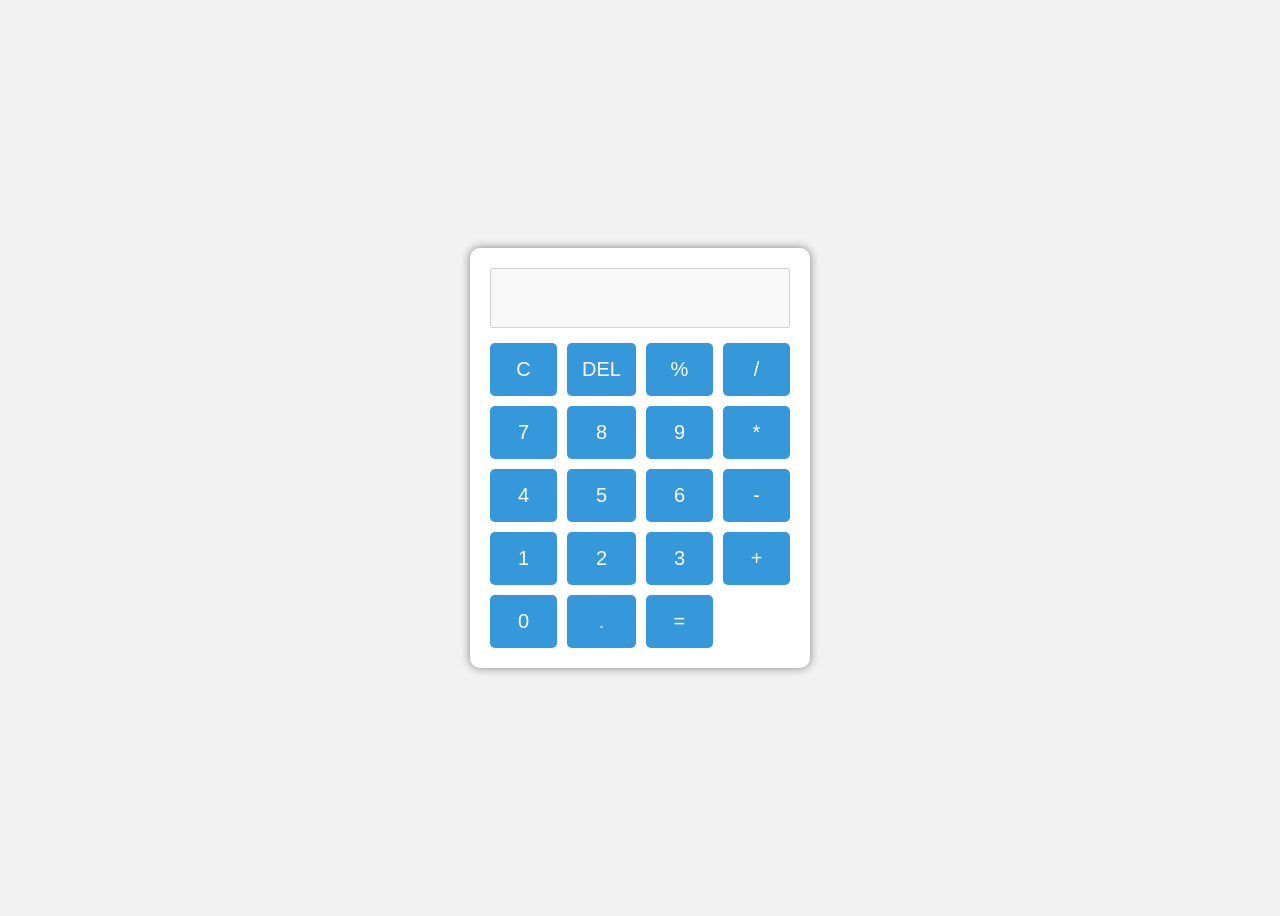
<file: Calculator/index.html>
<!DOCTYPE html>
<html lang="en">
<head>
    <meta charset="UTF-8">
    <meta name="viewport" content="width=device-width, initial-scale=1.0">
    <title>Simple Calculator</title>

    <link rel="stylesheet" href="style.css">
</head>
<body>

    <div class="calculator">

        <input type="text" id="display" disabled>

        <div class="buttons">

            <button onclick="clearDisplay()">C</button>
            <button onclick="deleteLast()">DEL</button>
            <button onclick="appendValue('%')">%</button>
            <button onclick="appendValue('/')">/</button>

            <button onclick="appendValue('7')">7</button>
            <button onclick="appendValue('8')">8</button>
            <button onclick="appendValue('9')">9</button>
            <button onclick="appendValue('*')">*</button>

            <button onclick="appendValue('4')">4</button>
            <button onclick="appendValue('5')">5</button>
            <button onclick="appendValue('6')">6</button>
            <button onclick="appendValue('-')">-</button>

            <button onclick="appendValue('1')">1</button>
            <button onclick="appendValue('2')">2</button>
            <button onclick="appendValue('3')">3</button>
            <button onclick="appendValue('+')">+</button>

            <button onclick="appendValue('0')">0</button>
            <button onclick="appendValue('.')">.</button>
            <button onclick="calculate()">=</button>

        </div>

    </div>

    <script src="script.js"></script>

</body>
</html>
</file>
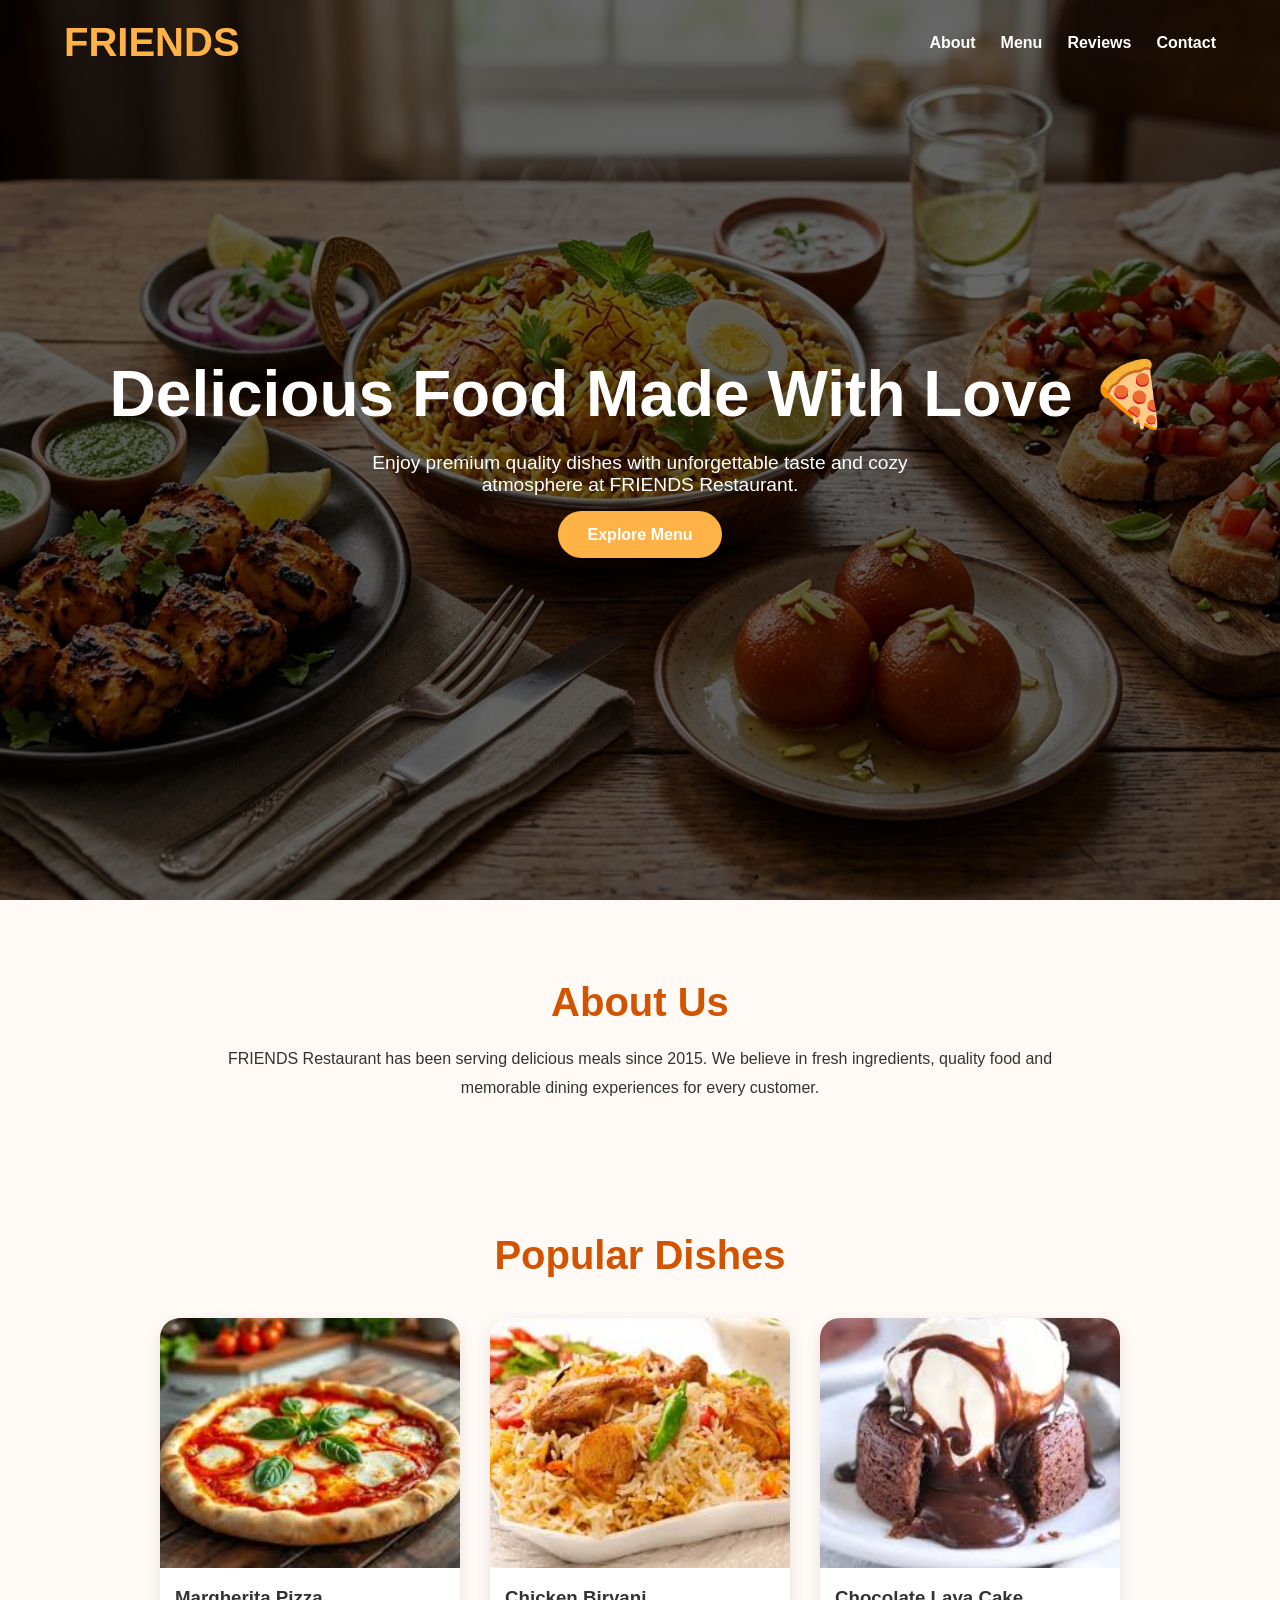
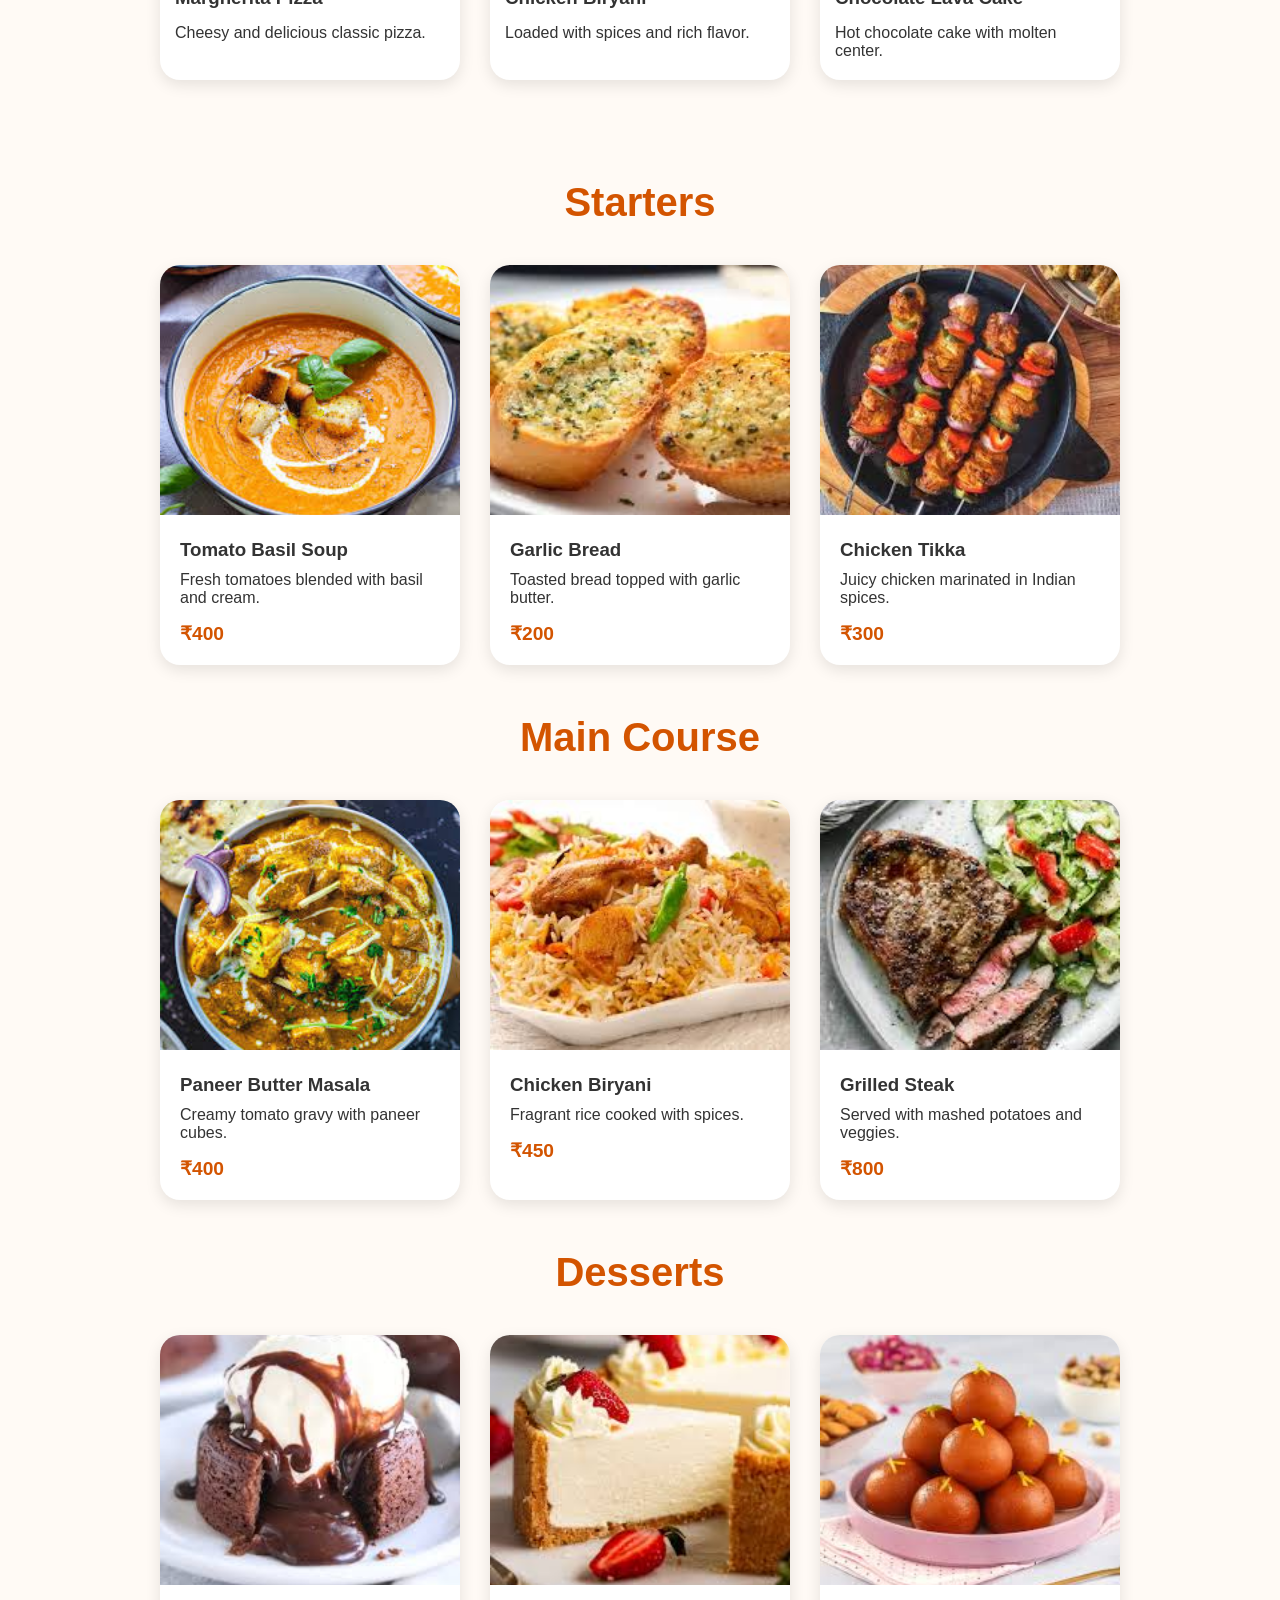
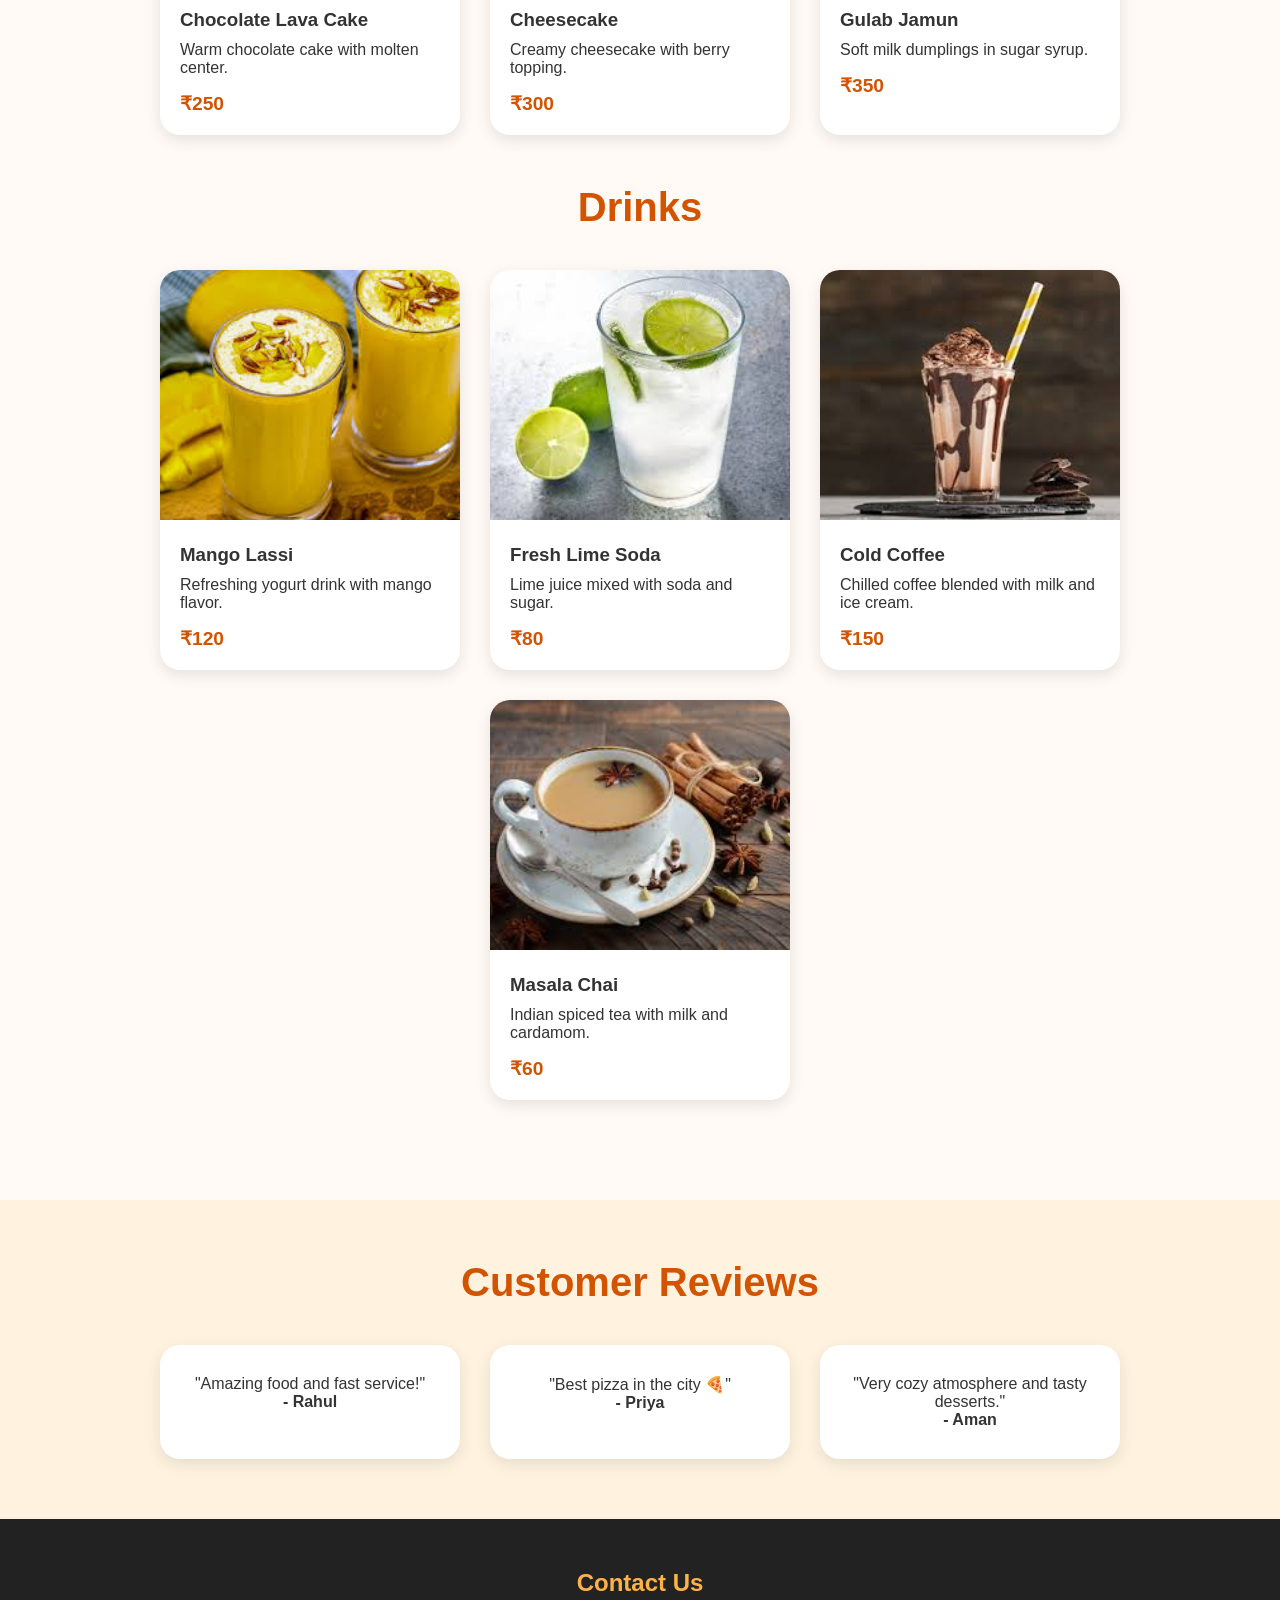
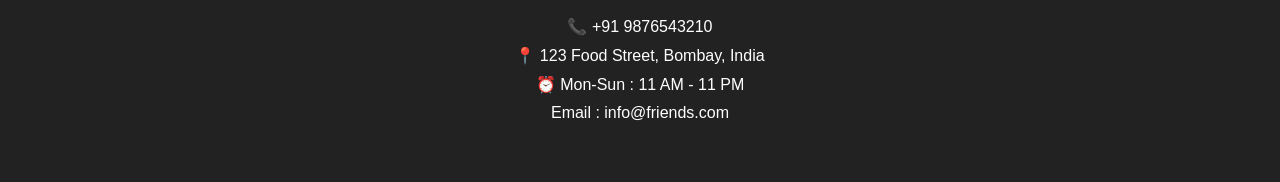
<file: LandingPage/index.html>
<!DOCTYPE html>
<html lang="en">
<head>
    <meta charset="UTF-8">
    <meta name="viewport" content="width=device-width, initial-scale=1.0">

    <title>FRIENDS Restaurant</title>
    <link rel="stylesheet" href="style.css"
</head>

<body>

    <!-- HERO SECTION -->

    <header class="hero">

        <!-- NAVBAR -->

        <nav class="navbar">

            <h1 class="logo">FRIENDS</h1>

            <ul class="nav-links">
                <li><a href="#about">About</a></li>
                <li><a href="#menu">Menu</a></li>
                <li><a href="#reviews">Reviews</a></li>
                <li><a href="#contact">Contact</a></li>
            </ul>

        </nav>

        <!-- HERO CONTENT -->

        <div class="hero-content">

            <h2>Delicious Food Made With Love 🍕</h2>

            <p>
                Enjoy premium quality dishes with unforgettable taste
                and cozy atmosphere at FRIENDS Restaurant.
            </p>

            <a href="#menu" class="btn">
                Explore Menu
            </a>

        </div>

    </header>

    <!-- ABOUT -->

    <section id="about" class="about">

        <h2>About Us</h2>

        <p>
            FRIENDS Restaurant has been serving delicious meals since 2015.
            We believe in fresh ingredients, quality food and memorable dining
            experiences for every customer.
        </p>

    </section>

    <!-- FEATURED SECTION -->

    <section class="featured">

        <h2>Popular Dishes</h2>

        <div class="featured-container">

            <div class="featured-card">
                <img src="images/M pizza.jpeg" alt="">
                <h3>Margherita Pizza</h3>
                <p>Cheesy and delicious classic pizza.</p>
            </div>

            <div class="featured-card">
                <img src="images/ch biryani.jpeg" alt="">
                <h3>Chicken Biryani</h3>
                <p>Loaded with spices and rich flavor.</p>
            </div>

            <div class="featured-card">
                <img src="images/C lava cake.jpeg" alt="">
                <h3>Chocolate Lava Cake</h3>
                <p>Hot chocolate cake with molten center.</p>
            </div>

        </div>

    </section>

    <!-- MENU -->

    <main id="menu">

        <!-- STARTERS -->

        <section>

            <h2>Starters</h2>

            <div class="menu-container">

                <div class="menu-card">

                    <img src="images/tomato basil soup.jpeg" alt="">

                    <div class="menu-content">
                        <h3>Tomato Basil Soup</h3>
                        <p>Fresh tomatoes blended with basil and cream.</p>
                        <span>₹400</span>
                    </div>

                </div>

                <div class="menu-card">

                    <img src="images/garlic bread.jpeg" alt="">

                    <div class="menu-content">
                        <h3>Garlic Bread</h3>
                        <p>Toasted bread topped with garlic butter.</p>
                        <span>₹200</span>
                    </div>

                </div>

                <div class="menu-card">

                    <img src="images/chicken tikka.jpeg" alt="">

                    <div class="menu-content">
                        <h3>Chicken Tikka</h3>
                        <p>Juicy chicken marinated in Indian spices.</p>
                        <span>₹300</span>
                    </div>

                </div>

            </div>

        </section>

        <!-- MAIN COURSE -->

        <section>

            <h2>Main Course</h2>

            <div class="menu-container">

                <div class="menu-card">

                    <img src="images/PTM.jpeg" alt="">

                    <div class="menu-content">
                        <h3>Paneer Butter Masala</h3>
                        <p>Creamy tomato gravy with paneer cubes.</p>
                        <span>₹400</span>
                    </div>

                </div>

                <div class="menu-card">

                    <img src="images/ch biryani.jpeg" alt="">

                    <div class="menu-content">
                        <h3>Chicken Biryani</h3>
                        <p>Fragrant rice cooked with spices.</p>
                        <span>₹450</span>
                    </div>

                </div>

                <div class="menu-card">

                    <img src="images/g steak.jpeg" alt="">

                    <div class="menu-content">
                        <h3>Grilled Steak</h3>
                        <p>Served with mashed potatoes and veggies.</p>
                        <span>₹800</span>
                    </div>

                </div>

            </div>

        </section>

        <!-- DESSERTS -->

        <section>

            <h2>Desserts</h2>

            <div class="menu-container">

                <div class="menu-card">

                    <img src="images/C lava cake.jpeg" alt="">

                    <div class="menu-content">
                        <h3>Chocolate Lava Cake</h3>
                        <p>Warm chocolate cake with molten center.</p>
                        <span>₹250</span>
                    </div>

                </div>

                <div class="menu-card">

                    <img src="images/cheese cake.jpeg" alt="">

                    <div class="menu-content">
                        <h3>Cheesecake</h3>
                        <p>Creamy cheesecake with berry topping.</p>
                        <span>₹300</span>
                    </div>

                </div>

                <div class="menu-card">

                    <img src="images/gulab jamun.jpeg" alt="">

                    <div class="menu-content">
                        <h3>Gulab Jamun</h3>
                        <p>Soft milk dumplings in sugar syrup.</p>
                        <span>₹350</span>
                    </div>

                </div>

            </div>

        </section>
        <!-- DRINKS -->

<section>

    <h2>Drinks</h2>

    <div class="menu-container">

        <div class="menu-card">

            <img src="images/m lassi.jpeg" alt="">

            <div class="menu-content">
                <h3>Mango Lassi</h3>
                <p>Refreshing yogurt drink with mango flavor.</p>
                <span>₹120</span>
            </div>

        </div>

        <div class="menu-card">

            <img src="images/Lime soda.jpeg" alt="">

            <div class="menu-content">
                <h3>Fresh Lime Soda</h3>
                <p>Lime juice mixed with soda and sugar.</p>
                <span>₹80</span>
            </div>

        </div>

        <div class="menu-card">

            <img src="images/cold coffee.jpeg" alt="">

            <div class="menu-content">
                <h3>Cold Coffee</h3>
                <p>Chilled coffee blended with milk and ice cream.</p>
                <span>₹150</span>
            </div>

        </div>

        <div class="menu-card">

            <img src="images/masala chai.jpeg" alt="">

            <div class="menu-content">
                <h3>Masala Chai</h3>
                <p>Indian spiced tea with milk and cardamom.</p>
                <span>₹60</span>
            </div>

        </div>

    </div>

</section>

    </main>

    <!-- REVIEWS -->

    <section id="reviews" class="reviews">

        <h2>Customer Reviews</h2>

        <div class="review-container">

            <div class="review-card">
                <p>"Amazing food and fast service!"</p>
                <h4>- Rahul</h4>
            </div>

            <div class="review-card">
                <p>"Best pizza in the city 🍕"</p>
                <h4>- Priya</h4>
            </div>

            <div class="review-card">
                <p>"Very cozy atmosphere and tasty desserts."</p>
                <h4>- Aman</h4>
            </div>

        </div>

    </section>

    <!-- FOOTER -->

    <footer id="contact">

        <h2>Contact Us</h2>

        <p>📞 +91 9876543210</p>

        <p>📍 123 Food Street, Bombay, India</p>

        <p>⏰ Mon-Sun : 11 AM - 11 PM</p>

        <p>Email : info@friends.com</p>

    </footer>

</body>
</html>
</file>
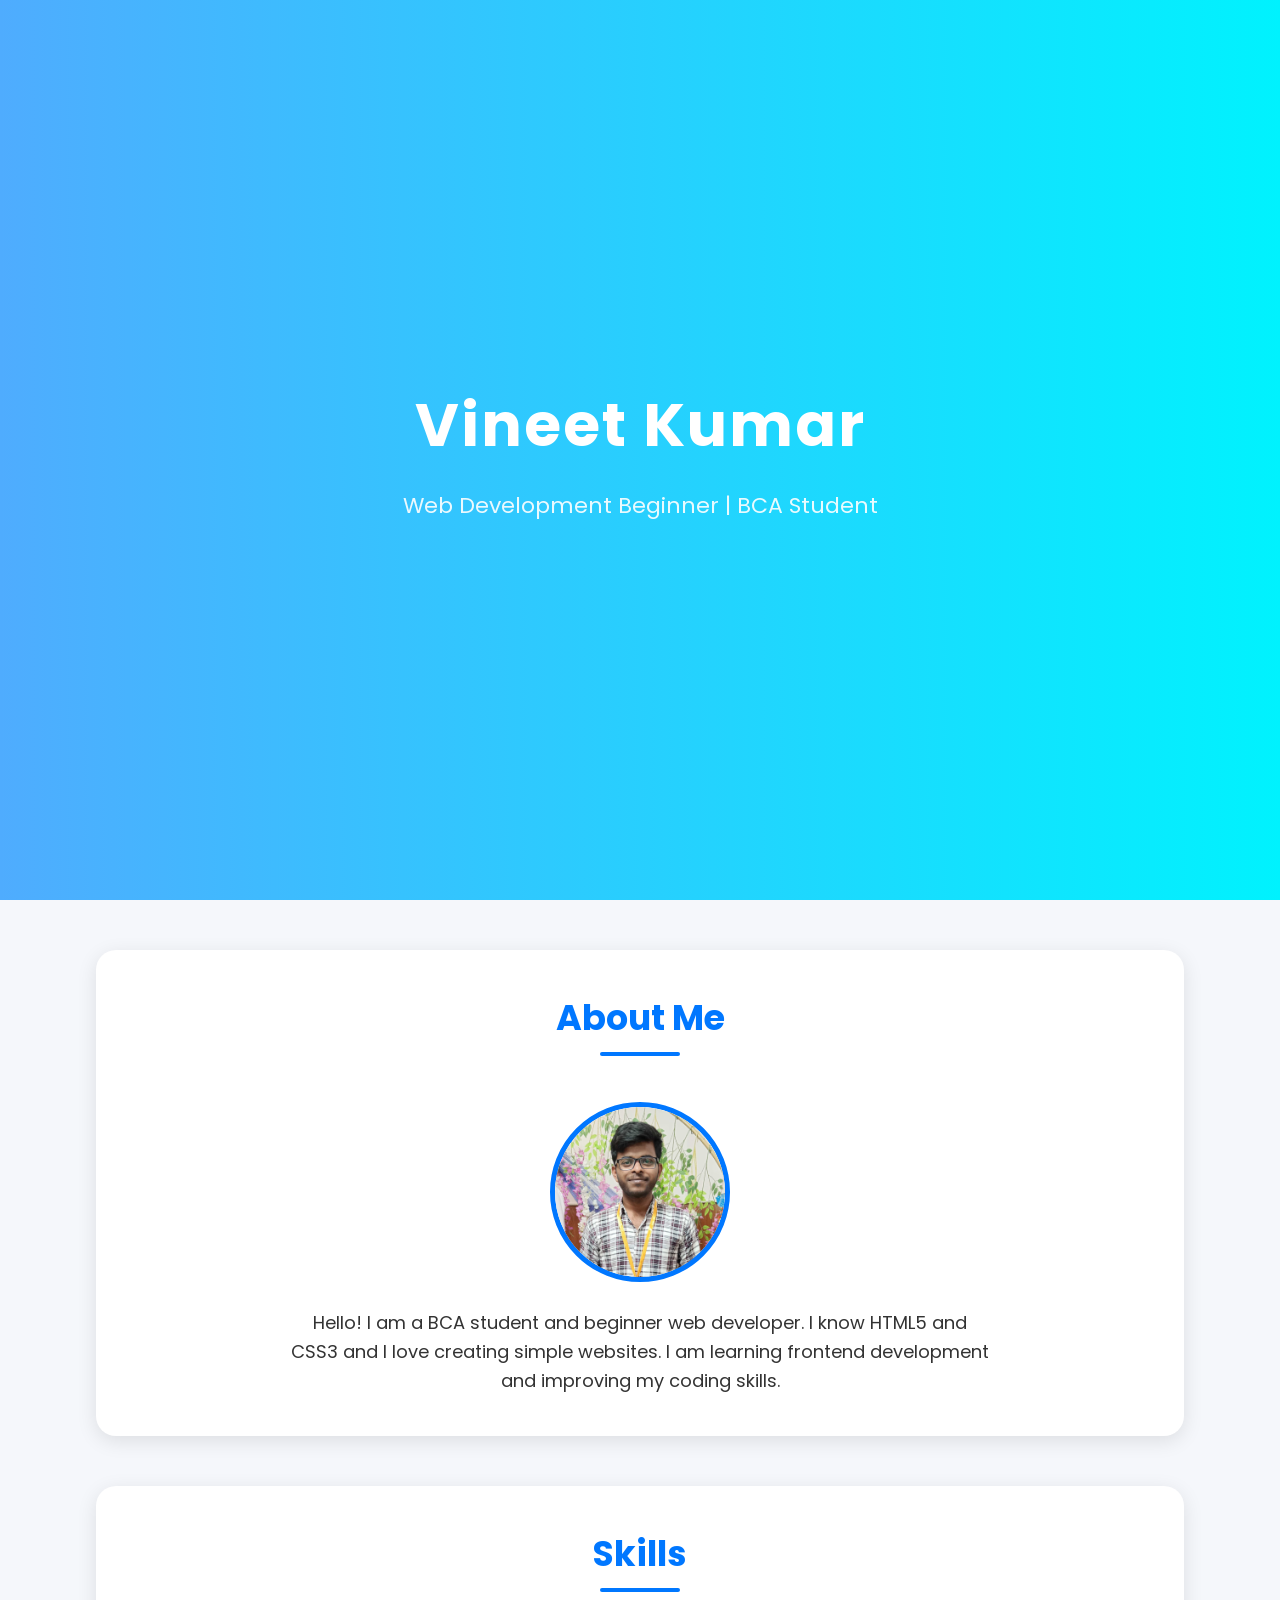
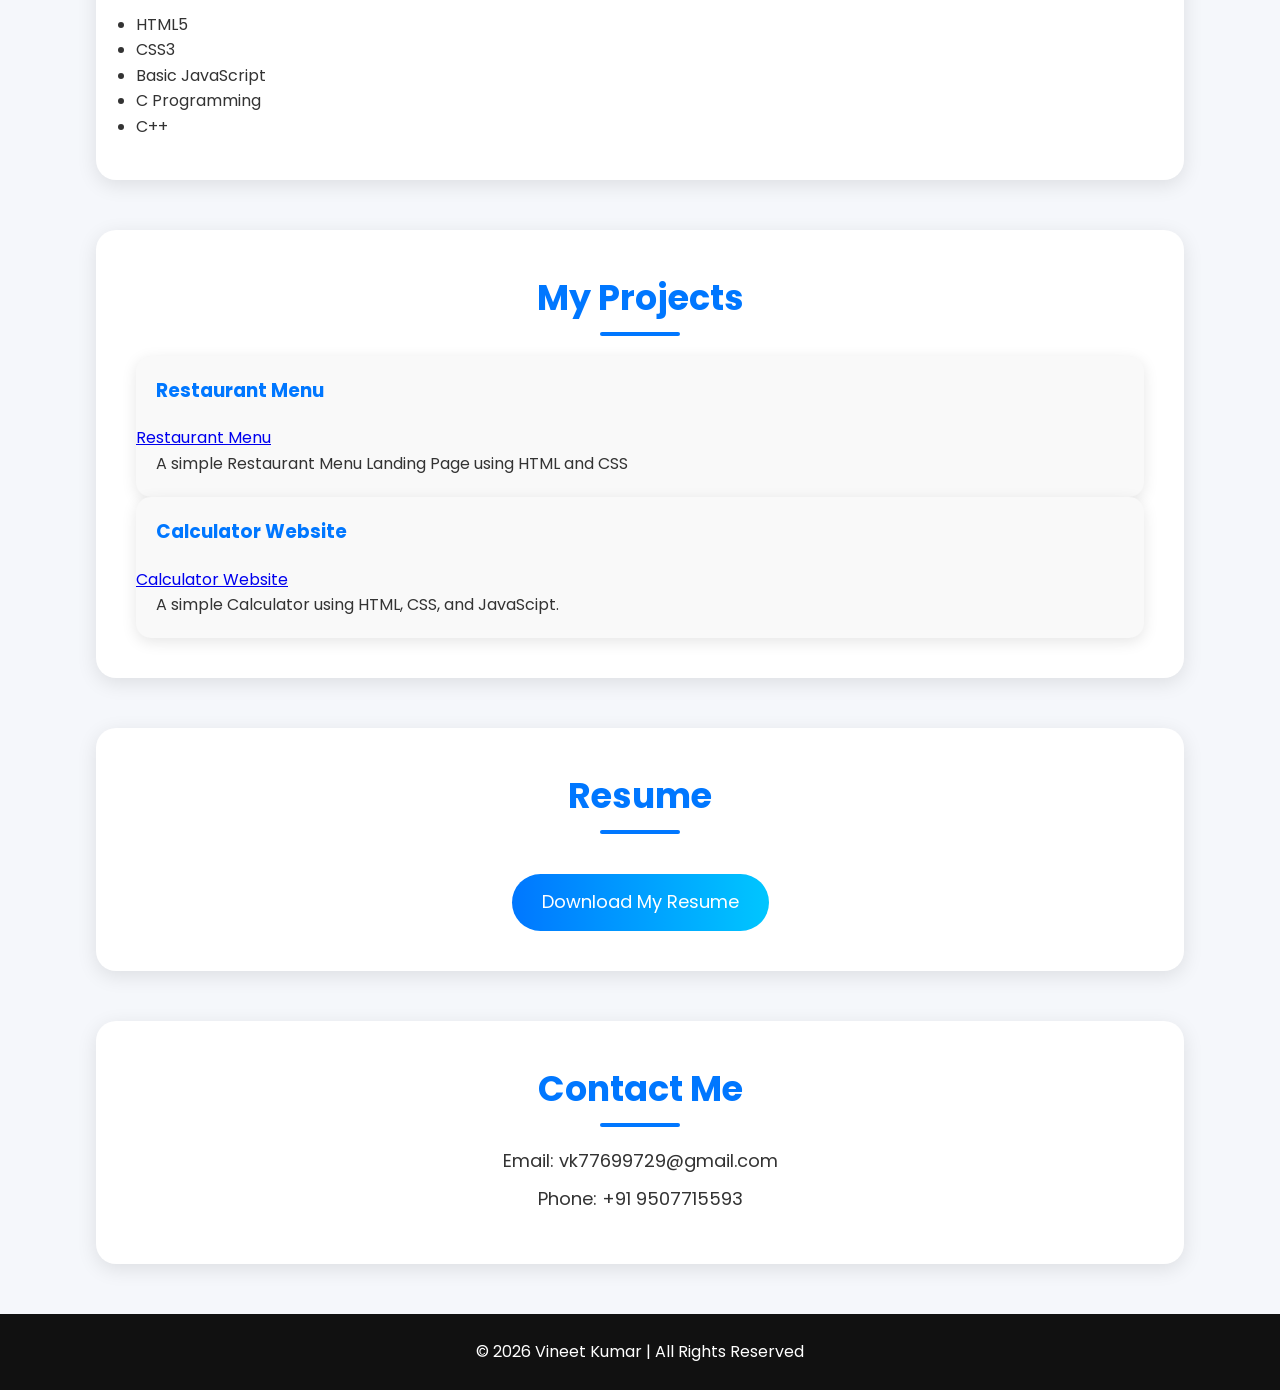
<file: Portfolio/index.html>
<!doctype html>
<html lang="en">
  <head>
    <meta charset="UTF-8" />
    <meta name="viewport" content="width=device-width, initial-scale=1.0" />
    <title>My Portfolio</title>
    <link rel="stylesheet" href="style.css">
  </head>
  <body>
    <!-- Header Section -->
    <header>
      <h1>Vineet Kumar</h1>
      <p>Web Development Beginner | BCA Student</p>
    </header>

    <!-- About Section -->
    <section id="about">
      <h2>About Me</h2>
      <br />
      <img src="Asset\Vineet Kumar.jpeg" alt="My Photo" />
      <br />
      <p>
        Hello! I am a BCA student and beginner web developer. I know HTML5 and
        CSS3 and I love creating simple websites. I am learning frontend
        development and improving my coding skills.
      </p>
    </section>

    <!-- Skills Section -->
    <section id="Skills">
        <h2>Skills</h2>
      <ul>
        <li>HTML5</li>
        <li>CSS3</li>
        <li>Basic JavaScript</li>
        <li>C Programming</li>
        <li>C++</li>
      </ul>
    </section>

    <!-- Projects Section -->
    <section id="Projects">
      <h2>My Projects</h2>
      <div class="project-card">
        <h3>Restaurant Menu</h3>
        <a href="https://itsvineetmaurya7.github.io/CodSoft/LandingPage/">Restaurant Menu</a>
        <p>A simple Restaurant Menu Landing Page using HTML and CSS</p>
      </div>
      <div class="project-card">
        <h3>Calculator Website</h3>
        <a href="https://itsvineetmaurya7.github.io/CodSoft/Calculator/">Calculator Website</a>
        <p>A simple Calculator using HTML, CSS, and JavaScipt.</p>
      </div>
    </section>

    <!-- Resume Section -->
    <section id="resume">
      <h2>Resume</h2>
      <a href="Asset\Resume.pdf" download>Download My Resume</a>
    </section>

    <!-- Contact Section -->
    <section id="contact">
      <h2>Contact Me</h2>

      <p>Email: vk77699729@gmail.com</p>
      <p>Phone: +91 9507715593</p>
    </section>

    <!-- Footer -->
    <footer>
      <p>© 2026 Vineet Kumar | All Rights Reserved</p>
    </footer>
  </body>
</html>
</file>
<file: Calculator/style.css>
body{
    display: flex;
    justify-content: center;
    align-items: center;
    height: 100vh;
    background-color: #f2f2f2;
    font-family: Arial, sans-serif;
}

.calculator{
    background-color: white;
    padding: 20px;
    border-radius: 10px;
    box-shadow: 0px 0px 10px gray;
    width: 300px;
}

#display{
    width: 100%;
    height: 60px;
    font-size: 24px;
    margin-bottom: 15px;
    text-align: right;
    padding-right: 10px;
    box-sizing: border-box;
}

.buttons{
    display: grid;
    grid-template-columns: repeat(4, 1fr);
    gap: 10px;
}

button{
    padding: 15px;
    font-size: 20px;
    border: none;
    background-color: #3498db;
    color: white;
    border-radius: 5px;
    cursor: pointer;
}

button:hover{
    background-color: #2980b9;
}
</file>
<file: LandingPage/style.css>
*{
    margin:0;
    padding:0;
    box-sizing:border-box;
}

html{
    scroll-behavior:smooth;
}

body{
    font-family:Arial, Helvetica, sans-serif;
    background:#fffaf5;
    color:#333;
}

/* HERO SECTION */

.hero{
    height:100vh;

    background-image:
    linear-gradient(rgba(0,0,0,0.6),
    rgba(0,0,0,0.6)),
    url("images/hero.png");

    background-size:cover;
    background-position:center;

    color:white;

    display:flex;
    flex-direction:column;
    justify-content:center;
    align-items:center;

    text-align:center;
}

/* NAVBAR */

.navbar{
    position:absolute;
    top:20px;
    width:90%;

    display:flex;
    justify-content:space-between;
    align-items:center;
}

.logo{
    font-size:2.5rem;
    color:#ffb347;
}

.nav-links{
    display:flex;
    list-style:none;
    gap:25px;
}

.nav-links a{
    text-decoration:none;
    color:white;
    font-weight:bold;
    transition:0.3s;
}

.nav-links a:hover{
    color:#ffb347;
}

/* HERO CONTENT */

.hero-content h2{
    font-size:4rem;
    margin-bottom:20px;
}

.hero-content p{
    font-size:1.2rem;
    width:60%;
    margin:auto;
    margin-bottom:30px;
}

/* BUTTON */

.btn{
    text-decoration:none;
    background:#ffb347;
    color:white;

    padding:15px 30px;

    border-radius:40px;

    font-weight:bold;

    transition:0.3s;
}

.btn:hover{
    background:#d35400;
    transform:scale(1.05);
}

/* ABOUT */

.about{
    padding:80px 20px;
    text-align:center;
}

.about h2{
    font-size:2.5rem;
    margin-bottom:20px;
    color:#d35400;
}

.about p{
    width:70%;
    margin:auto;
    line-height:1.8;
}

/* FEATURED */

.featured{
    padding:50px 20px;
}

.featured h2{
    text-align:center;
    margin-bottom:40px;
    color:#d35400;
    font-size:2.5rem;
}

.featured-container{
    display:flex;
    justify-content:center;
    gap:30px;
    flex-wrap:wrap;
}

.featured-card{
    background:white;
    width:300px;
    border-radius:20px;
    overflow:hidden;
    box-shadow:0 5px 15px rgba(0,0,0,0.1);

    transition:0.3s;
}

.featured-card:hover{
    transform:translateY(-10px);
}

.featured-card img{
    width:100%;
    height:250px;
    object-fit:cover;
}

.featured-card h3{
    padding:15px;
}

.featured-card p{
    padding:0 15px 20px;
}

/* MENU */

main{
    padding:50px 20px;
}

main h2{
    text-align:center;
    margin-bottom:40px;
    color:#d35400;
    font-size:2.5rem;
}

.menu-container{
    display:flex;
    justify-content:center;
    gap:30px;
    flex-wrap:wrap;

    margin-bottom:50px;
}

.menu-card{
    width:300px;
    background:white;

    border-radius:20px;
    overflow:hidden;

    box-shadow:0 5px 15px rgba(0,0,0,0.1);

    transition:0.3s;
}

.menu-card:hover{
    transform:translateY(-10px);
}

.menu-card img{
    width:100%;
    height:250px;
    object-fit:cover;
}

.menu-content{
    padding:20px;
}

.menu-content h3{
    margin-bottom:10px;
}

.menu-content p{
    margin-bottom:15px;
}

.menu-content span{
    color:#d35400;
    font-weight:bold;
    font-size:1.2rem;
}

/* REVIEWS */

.reviews{
    padding:60px 20px;
    background:#fff3e0;
}

.reviews h2{
    text-align:center;
    margin-bottom:40px;
    color:#d35400;
    font-size:2.5rem;
}

.review-container{
    display:flex;
    justify-content:center;
    gap:30px;
    flex-wrap:wrap;
}

.review-card{
    background:white;
    width:300px;

    padding:30px;

    border-radius:20px;

    text-align:center;

    box-shadow:0 5px 15px rgba(0,0,0,0.1);
}

/* FOOTER */

footer{
    background:#222;
    color:white;

    text-align:center;

    padding:50px 20px;
}

footer h2{
    margin-bottom:20px;
    color:#ffb347;
}

footer p{
    margin:10px 0;
}

/* RESPONSIVE */

@media(max-width:768px){

    .hero-content h2{
        font-size:2.5rem;
    }

    .hero-content p{
        width:90%;
    }

    .navbar{
        flex-direction:column;
        gap:20px;
    }

    .nav-links{
        flex-wrap:wrap;
        justify-content:center;
    }

}
</file>
<file: Portfolio/style.css>
/* Google Font */
@import url('https://fonts.googleapis.com/css2?family=Poppins:wght@300;400;500;600&display=swap');

*{
    margin: 0;
    padding: 0;
    box-sizing: border-box;
}

html{
    scroll-behavior: smooth;
}

body{
    font-family: 'Poppins', sans-serif;
    background: #f5f7fb;
    color: #333;
    line-height: 1.6;
}

/* HEADER */

header{
    height: 100vh;
    background: linear-gradient(to right, #4facfe, #00f2fe);
    color: white;
    display: flex;
    justify-content: center;
    align-items: center;
    text-align: center;
    flex-direction: column;
    padding: 20px;
}

header h1{
    font-size: 60px;
    margin-bottom: 15px;
    letter-spacing: 2px;
}

header p{
    font-size: 22px;
    opacity: 0.9;
}

/* SECTION DESIGN */

section{
    width: 85%;
    margin: 50px auto;
    background: white;
    padding: 40px;
    border-radius: 20px;
    box-shadow: 0px 5px 20px rgba(0,0,0,0.1);
    transition: 0.3s;
}

section:hover{
    transform: translateY(-5px);
}

section h2{
    text-align: center;
    margin-bottom: 30px;
    font-size: 35px;
    color: #0077ff;
    position: relative;
}

section h2::after{
    content: "";
    width: 80px;
    height: 4px;
    background: #0077ff;
    position: absolute;
    left: 50%;
    bottom: -10px;
    transform: translateX(-50%);
    border-radius: 10px;
}

/* ABOUT SECTION */

#about{
    text-align: center;
}

#about img{
    width: 180px;
    height: 180px;
    border-radius: 50%;
    border: 5px solid #0077ff;
    object-fit: cover;
    margin-bottom: 20px;
    transition: 0.4s;
}

#about img:hover{
    transform: scale(1.05);
}

#about p{
    font-size: 18px;
    max-width: 700px;
    margin: auto;
}

/* SKILLS */

#skills ul{
    display: flex;
    justify-content: center;
    flex-wrap: wrap;
    gap: 20px;
    list-style: none;
}

#skills ul li{
    background: linear-gradient(to right, #0077ff, #00c6ff);
    color: white;
    padding: 12px 25px;
    border-radius: 30px;
    font-weight: 500;
    transition: 0.3s;
}

#skills ul li:hover{
    transform: scale(1.1);
    cursor: pointer;
}

/* PROJECT SECTION */

#projects{
    display: flex;
    flex-direction: column;
    gap: 30px;
}

.project-card{
    background: #f9f9f9;
    border-radius: 15px;
    overflow: hidden;
    box-shadow: 0px 4px 15px rgba(0,0,0,0.1);
    transition: 0.4s;
    padding-bottom: 20px;
}

.project-card:hover{
    transform: translateY(-10px);
}

.project-card img{
    width: 100%;
    height: 250px;
    object-fit: cover;
}

.project-card h3{
    margin: 20px;
    color: #0077ff;
}

.project-card p{
    margin: 0 20px;
}

/* RESUME */

#resume{
    text-align: center;
}

#resume a{
    display: inline-block;
    margin-top: 20px;
    padding: 14px 30px;
    background: linear-gradient(to right, #0077ff, #00c6ff);
    color: white;
    text-decoration: none;
    border-radius: 30px;
    font-size: 18px;
    transition: 0.3s;
}

#resume a:hover{
    transform: scale(1.05);
    box-shadow: 0px 5px 15px rgba(0,119,255,0.4);
}

/* CONTACT */

#contact{
    text-align: center;
}

#contact p{
    font-size: 18px;
    margin: 10px 0;
}

/* FOOTER */

footer{
    background: #111;
    color: white;
    text-align: center;
    padding: 25px;
    margin-top: 50px;
}

/* RESPONSIVE */

@media(max-width: 768px){

    header h1{
        font-size: 40px;
    }

    header p{
        font-size: 18px;
    }

    section{
        width: 92%;
        padding: 25px;
    }

    .project-card img{
        height: 200px;
    }
}
</file>
